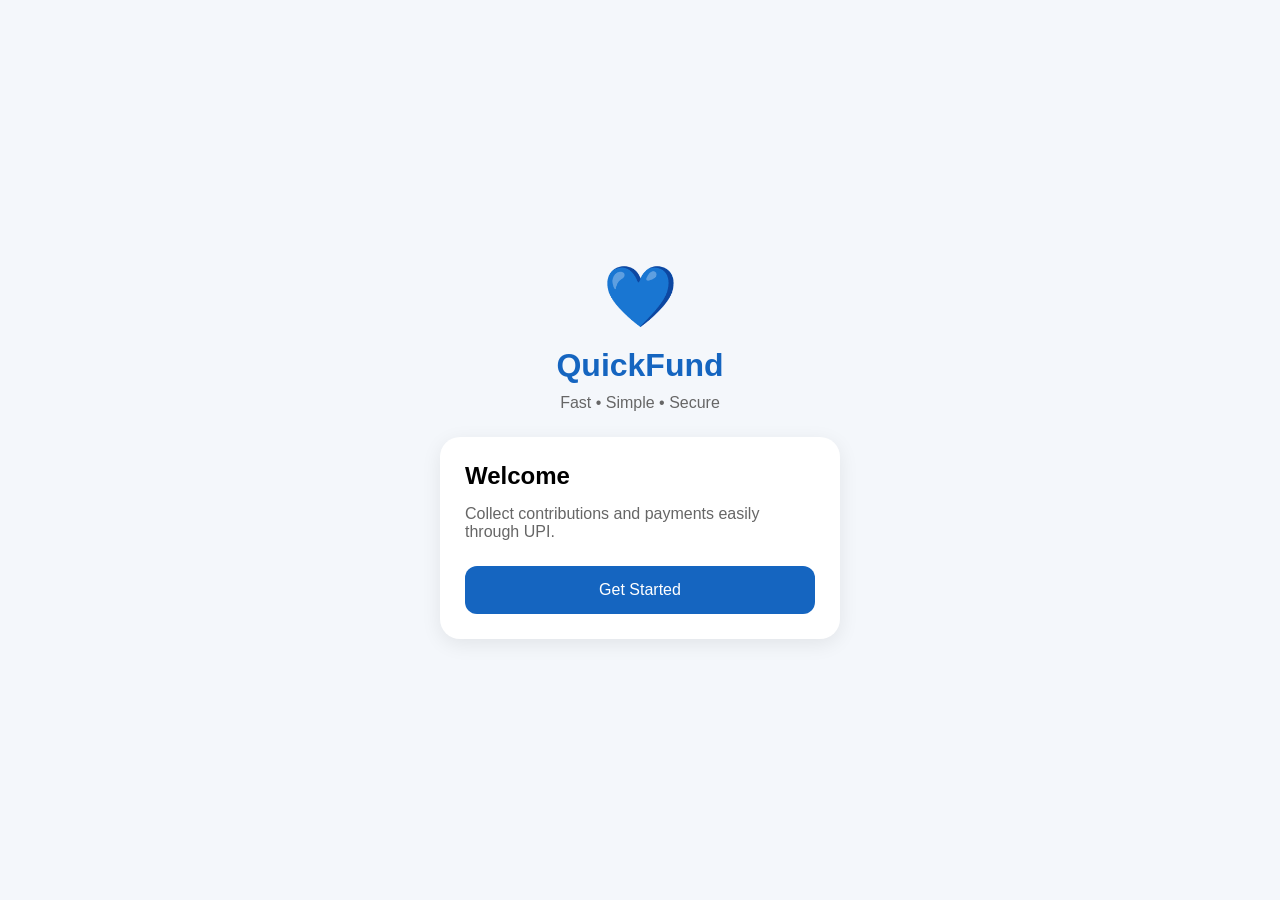
<file: index.html>
<!DOCTYPE html><html lang="en">
<head>
    <meta charset="UTF-8">
    <meta name="viewport" content="width=device-width, initial-scale=1.0">
    <title>QuickFund</title>
    <link rel="stylesheet" href="style.css">
</head>
<body><div class="container">

    <div class="logo">
        💙
    </div>

    <h1>QuickFund</h1>

    <p class="subtitle">
        Fast • Simple • Secure
    </p>

    <div class="card">

        <h2>Welcome</h2>

        <p>
            Collect contributions and payments easily through UPI.
        </p>

        <button onclick="startPayment()">
            Get Started
        </button>

    </div>

</div>

<script src="main.js"></script>

</body>
</html>
</file>
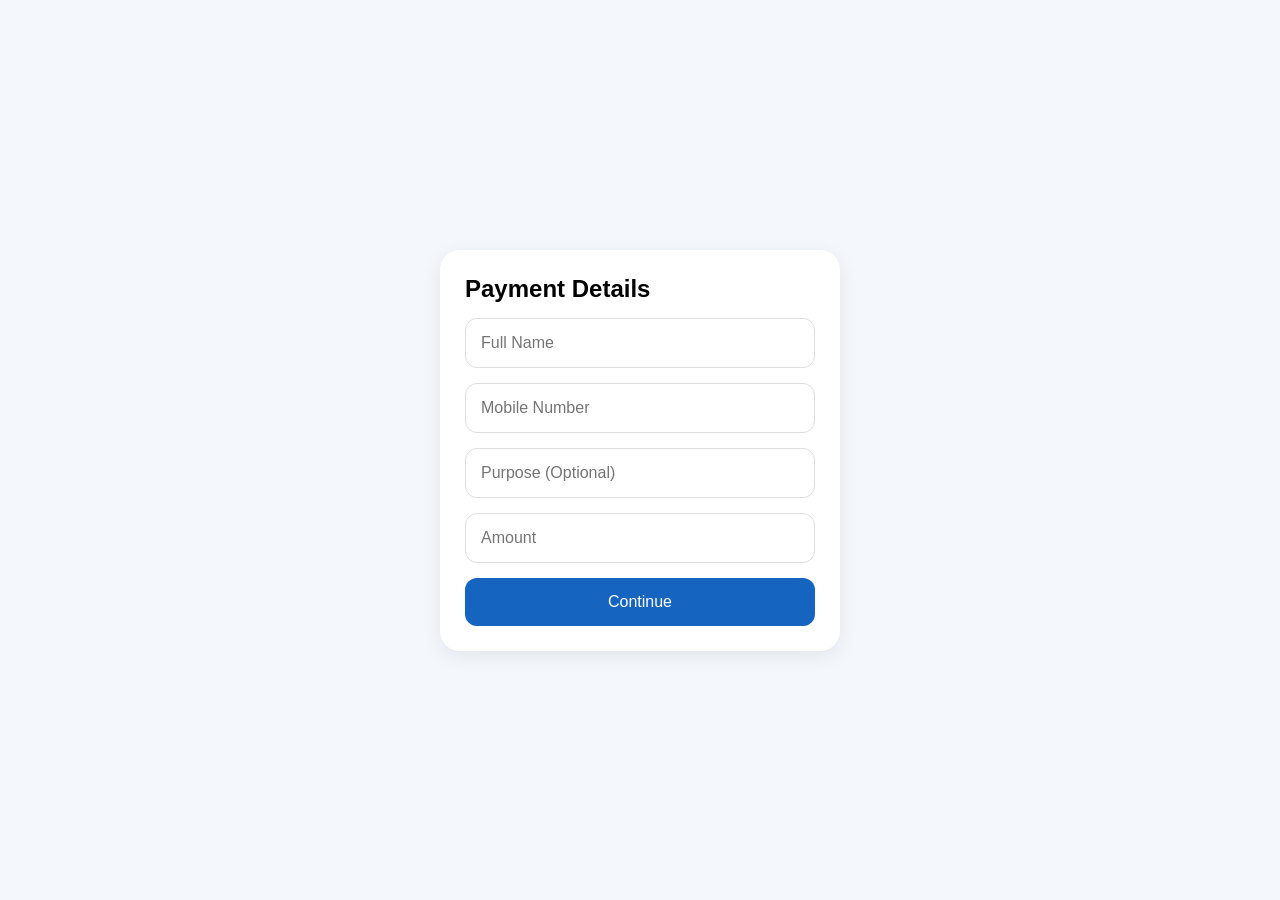
<file: details.html>
<!DOCTYPE html><html lang="en">
<head>
<meta charset="UTF-8">
<meta name="viewport" content="width=device-width, initial-scale=1.0">
<title>QuickFund - Details</title>
<link rel="stylesheet" href="style.css">
</head><body><div class="container"><div class="card">

    <h2>Payment Details</h2>

    <input type="text" id="name" placeholder="Full Name">

    <input type="tel" id="mobile" placeholder="Mobile Number">

    <input type="text" id="purpose" placeholder="Purpose (Optional)">

    <input type="number" id="amount" placeholder="Amount">

    <button onclick="saveDetails()">
        Continue
    </button>

</div>

</div><script src="form.js"></script></body>
</html>
</file>
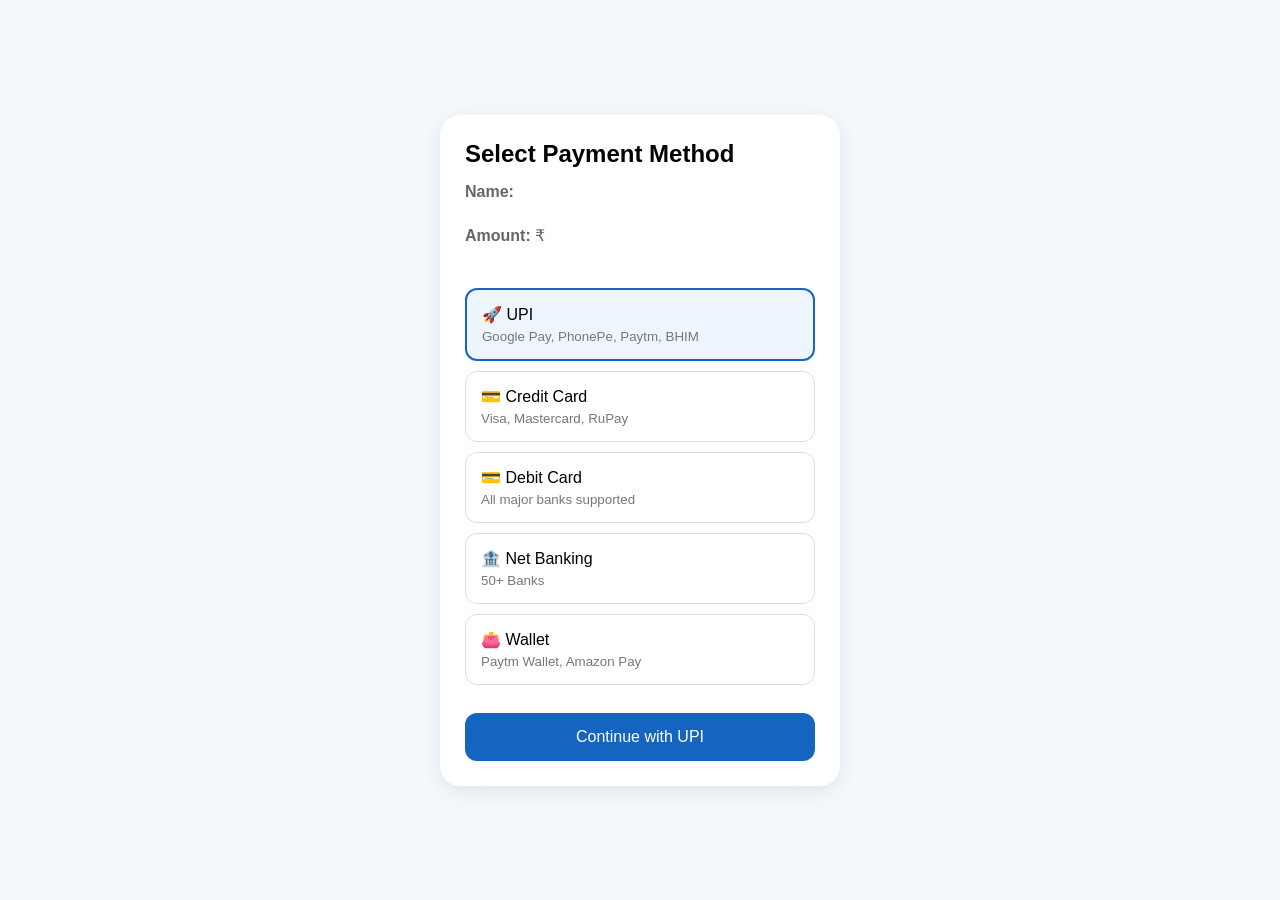
<file: payment.html>
<!DOCTYPE html>
<html lang="en">
<head>
<meta charset="UTF-8">
<meta name="viewport" content="width=device-width, initial-scale=1.0">
<title>UPI Payment</title>
<link rel="stylesheet" href="style.css">
</head>

<body>

<div class="container">

    <div class="card">

        <h2>Select Payment Method</h2>

        <p><strong>Name:</strong> <span id="payName"></span></p>

        <p><strong>Amount:</strong> ₹<span id="payAmount"></span></p>

        <br>

        <div class="payment-option active">
            🚀 UPI
            <small>Google Pay, PhonePe, Paytm, BHIM</small>
        </div>

        <div class="payment-option">
            💳 Credit Card
            <small>Visa, Mastercard, RuPay</small>
        </div>

        <div class="payment-option">
            💳 Debit Card
            <small>All major banks supported</small>
        </div>

        <div class="payment-option">
            🏦 Net Banking
            <small>50+ Banks</small>
        </div>

        <div class="payment-option">
            👛 Wallet
            <small>Paytm Wallet, Amazon Pay</small>
        </div>

        <br>

        <button onclick="payNow()">
            Continue with UPI
        </button>

    </div>

</div>

<script src="payment.js"></script>

</body>
</html>
</file>
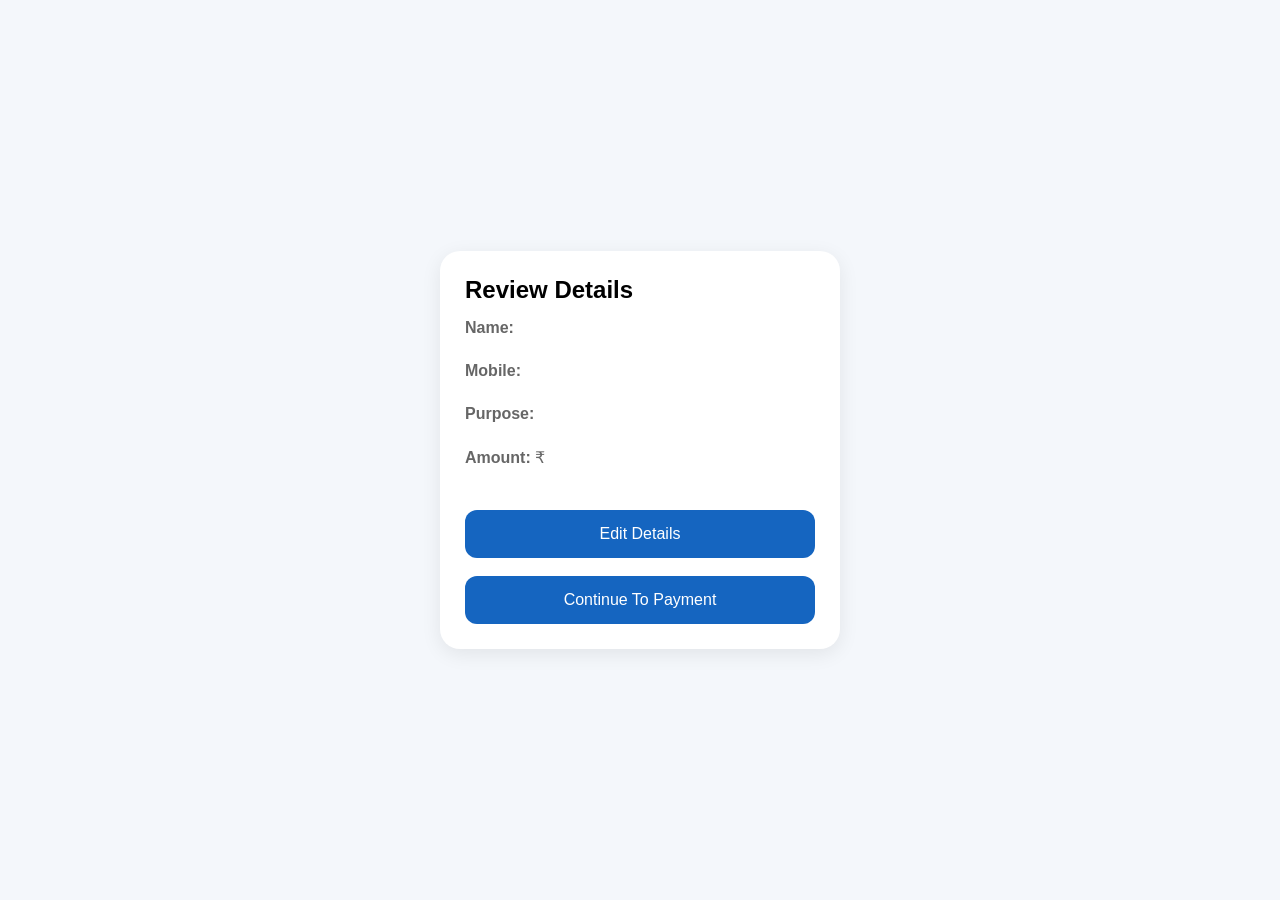
<file: review.html>
<!DOCTYPE html><html lang="en">
<head>
<meta charset="UTF-8">
<meta name="viewport" content="width=device-width, initial-scale=1.0">
<title>Review Details</title>
<link rel="stylesheet" href="style.css">
</head><body><div class="container"><div class="card">

    <h2>Review Details</h2>

    <p><strong>Name:</strong> <span id="showName"></span></p>

    <p><strong>Mobile:</strong> <span id="showMobile"></span></p>

    <p><strong>Purpose:</strong> <span id="showPurpose"></span></p>

    <p><strong>Amount:</strong> ₹<span id="showAmount"></span></p>

    <br>

    <button onclick="editDetails()">
        Edit Details
    </button>

    <br><br>

    <button onclick="goPayment()">
        Continue To Payment
    </button>

</div>

</div><script src="review.js"></script></body>
</html>
</file>
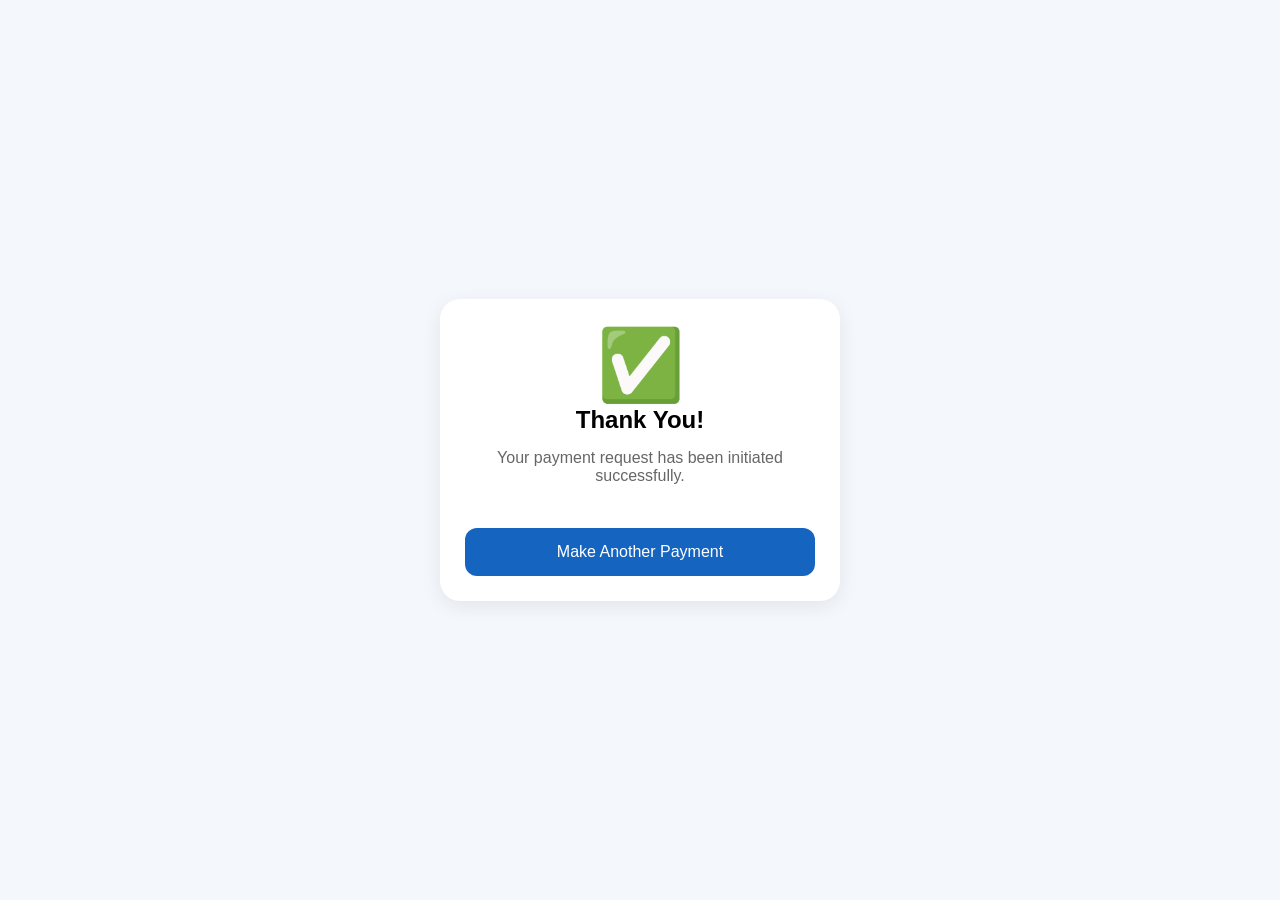
<file: thankyou.html>
<!DOCTYPE html><html lang="en">
<head>
<meta charset="UTF-8">
<meta name="viewport" content="width=device-width, initial-scale=1.0">
<title>Thank You</title>
<link rel="stylesheet" href="style.css">
</head><body><div class="container"><div class="card">

    <div style="font-size:70px;text-align:center;">
        ✅
    </div>

    <h2 style="text-align:center;">
        Thank You!
    </h2>

    <p style="text-align:center;">
        Your payment request has been initiated successfully.
    </p>

    <br>

    <button onclick="goHome()">
        Make Another Payment
    </button>

</div>

</div><script>

function goHome(){
    localStorage.clear();
    window.location.href = "index.html";
}

</script></body>
</html>
</file>
<file: style.css>
*{
margin:0;
padding:0;
box-sizing:border-box;
font-family:Arial, sans-serif;
}

body{
background:#f4f7fb;
min-height:100vh;
display:flex;
justify-content:center;
align-items:center;
padding:20px;
}

.container{
width:100%;
max-width:400px;
}

.logo{
text-align:center;
font-size:60px;
margin-bottom:15px;
}

h1{
text-align:center;
color:#1565c0;
margin-bottom:10px;
}

.subtitle{
text-align:center;
color:#666;
margin-bottom:25px;
}

.card{
background:white;
padding:25px;
border-radius:20px;
box-shadow:0 5px 20px rgba(0,0,0,0.08);
}

.card h2{
margin-bottom:15px;
}

.card p{
color:#666;
margin-bottom:25px;
}

button{
width:100%;
padding:15px;
border:none;
border-radius:12px;
background:#1565c0;
color:white;
font-size:16px;
cursor:pointer;
}
input{
width:100%;
padding:15px;
margin-bottom:15px;
border:1px solid #ddd;
border-radius:12px;
font-size:16px;
}
.payment-option{
    background:#fff;
    border:1px solid #ddd;
    border-radius:12px;
    padding:15px;
    margin-bottom:10px;
    font-size:16px;
}

.payment-option small{
    display:block;
    color:#777;
    margin-top:5px;
}

.active{
    border:2px solid #1565c0;
    background:#eef5ff;
}
</file>
